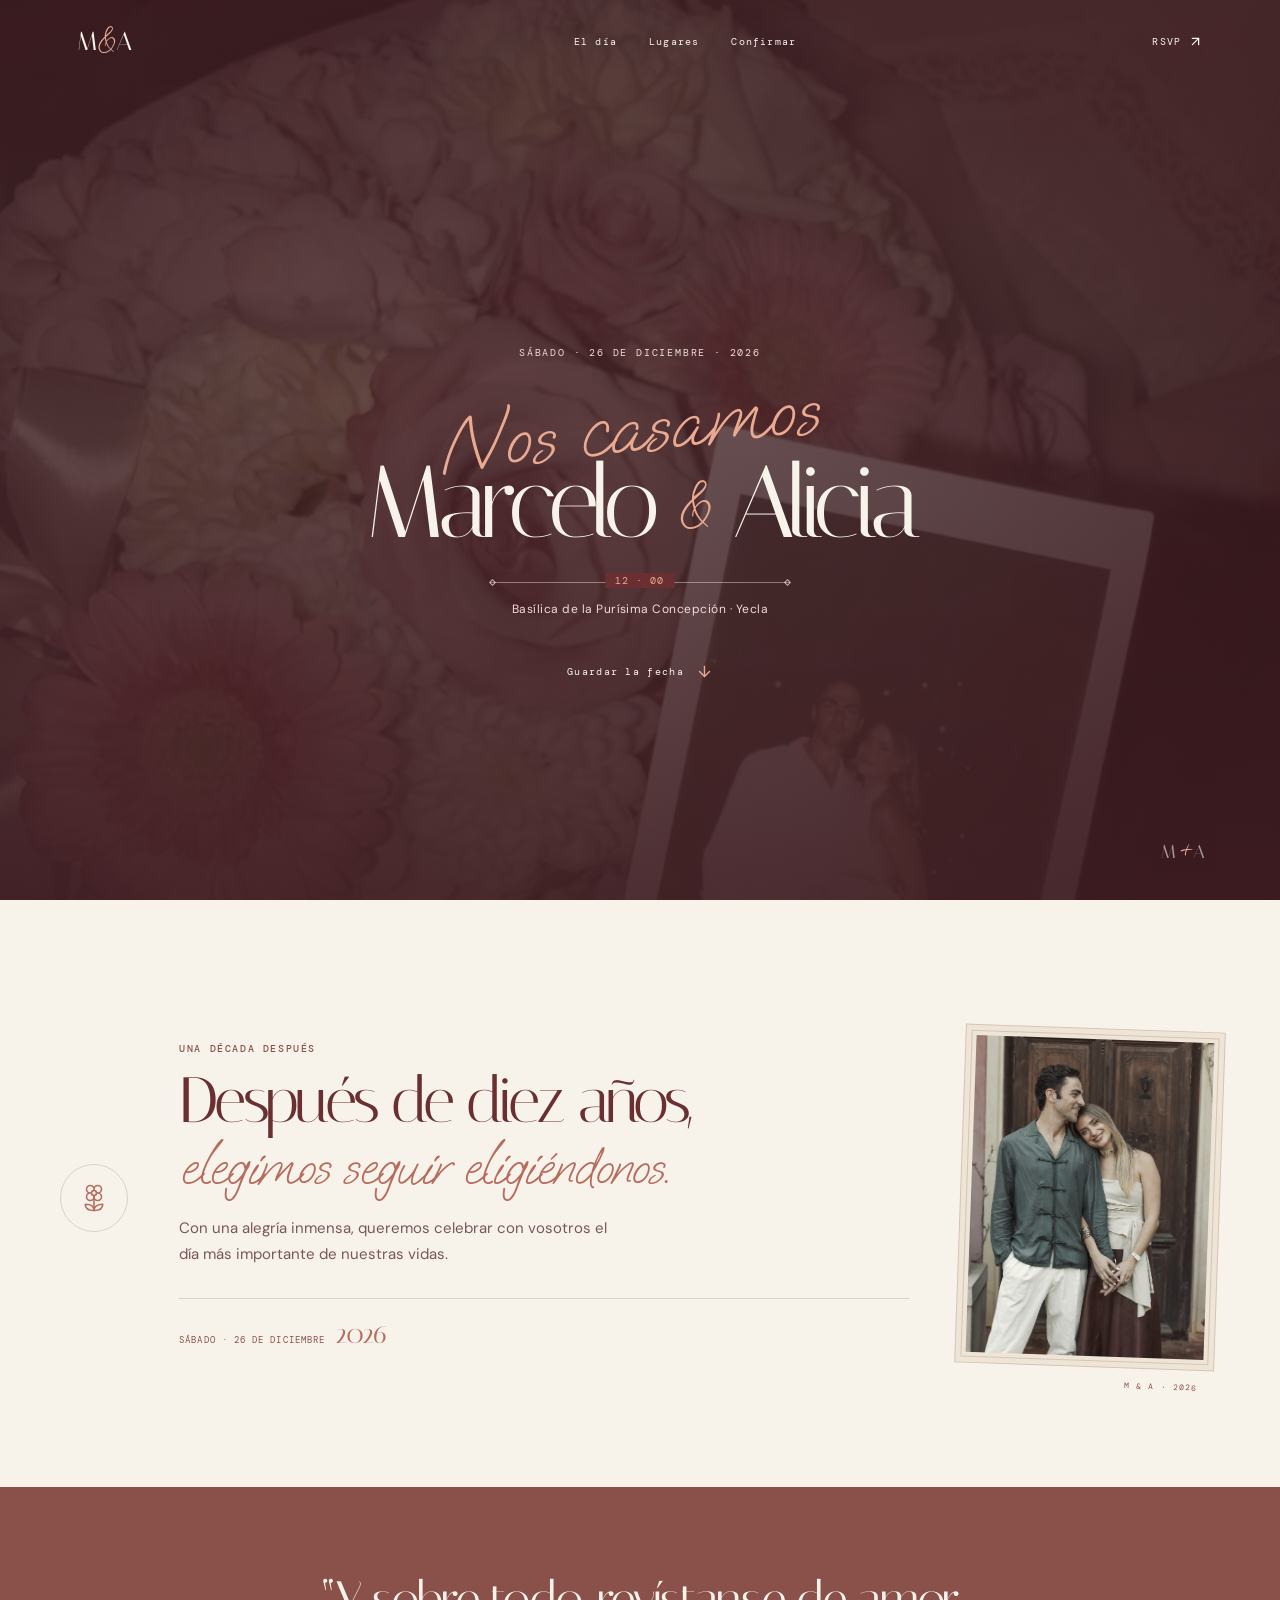
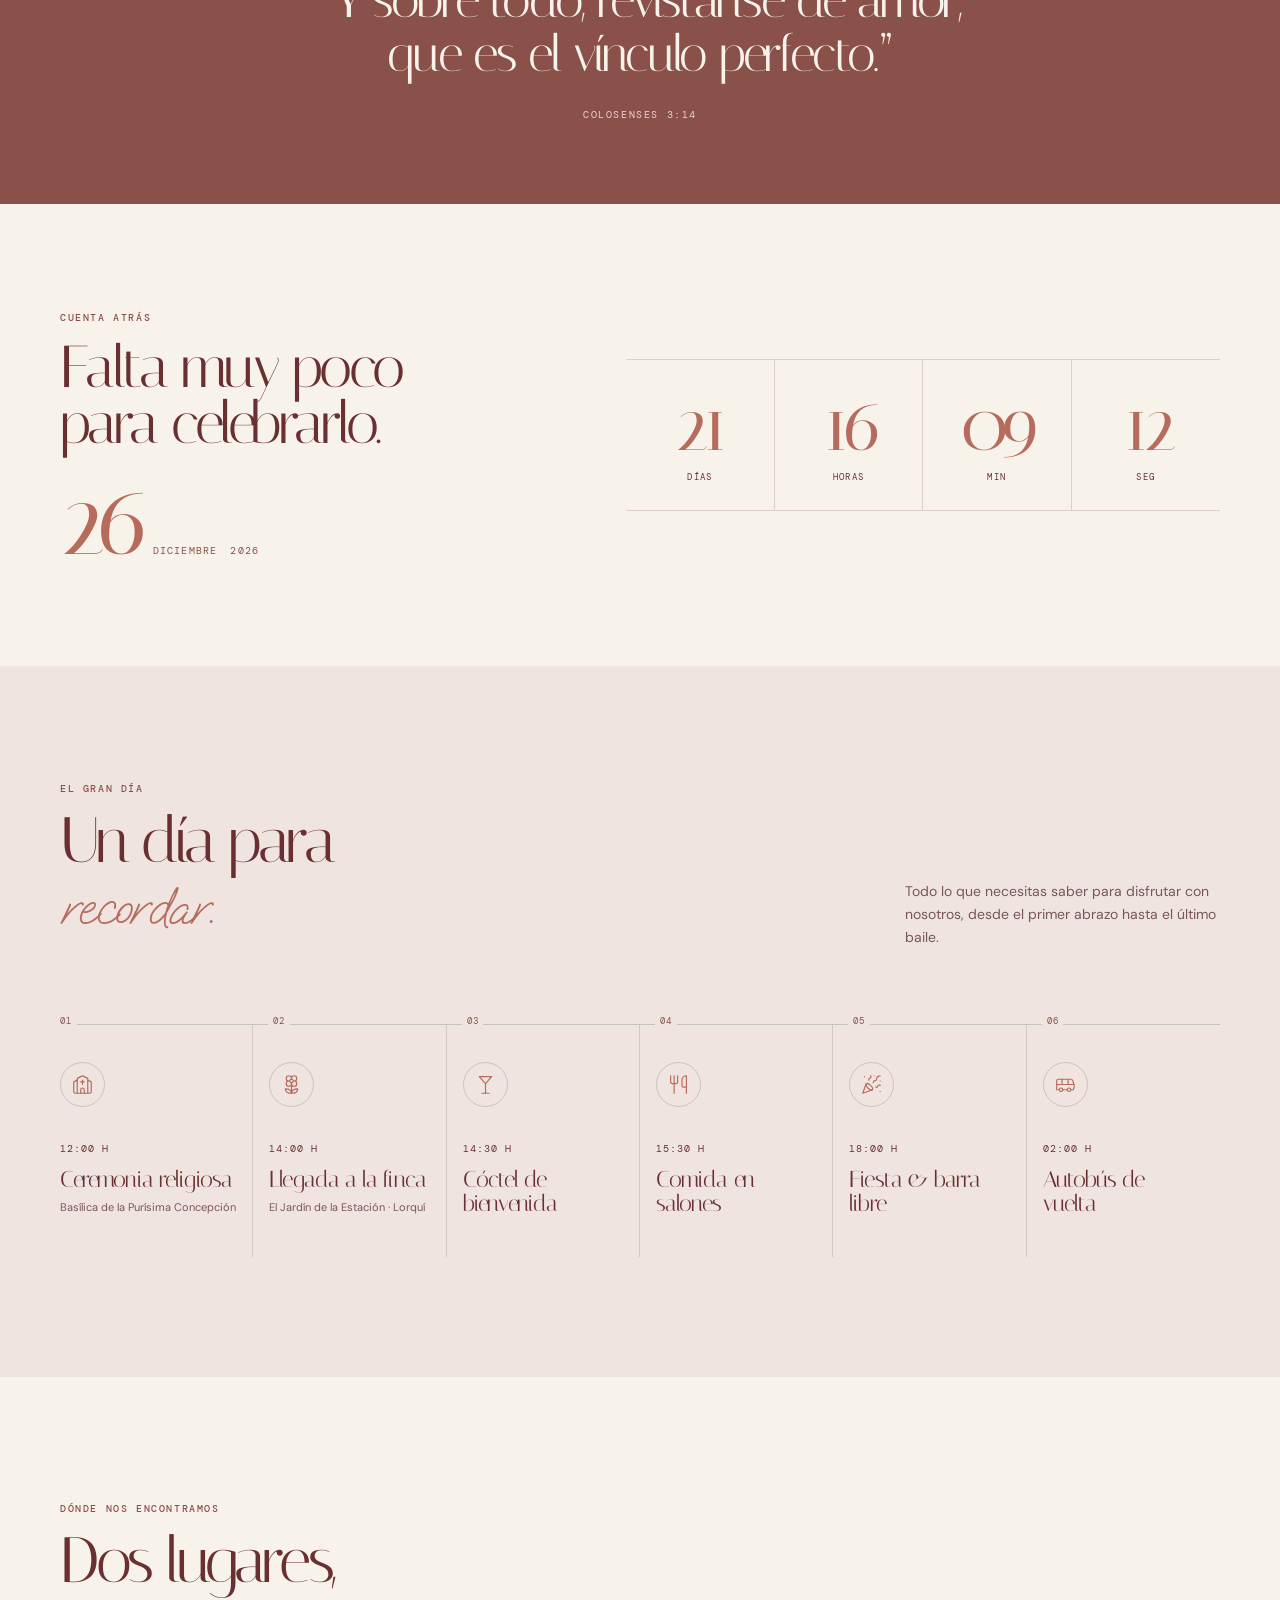
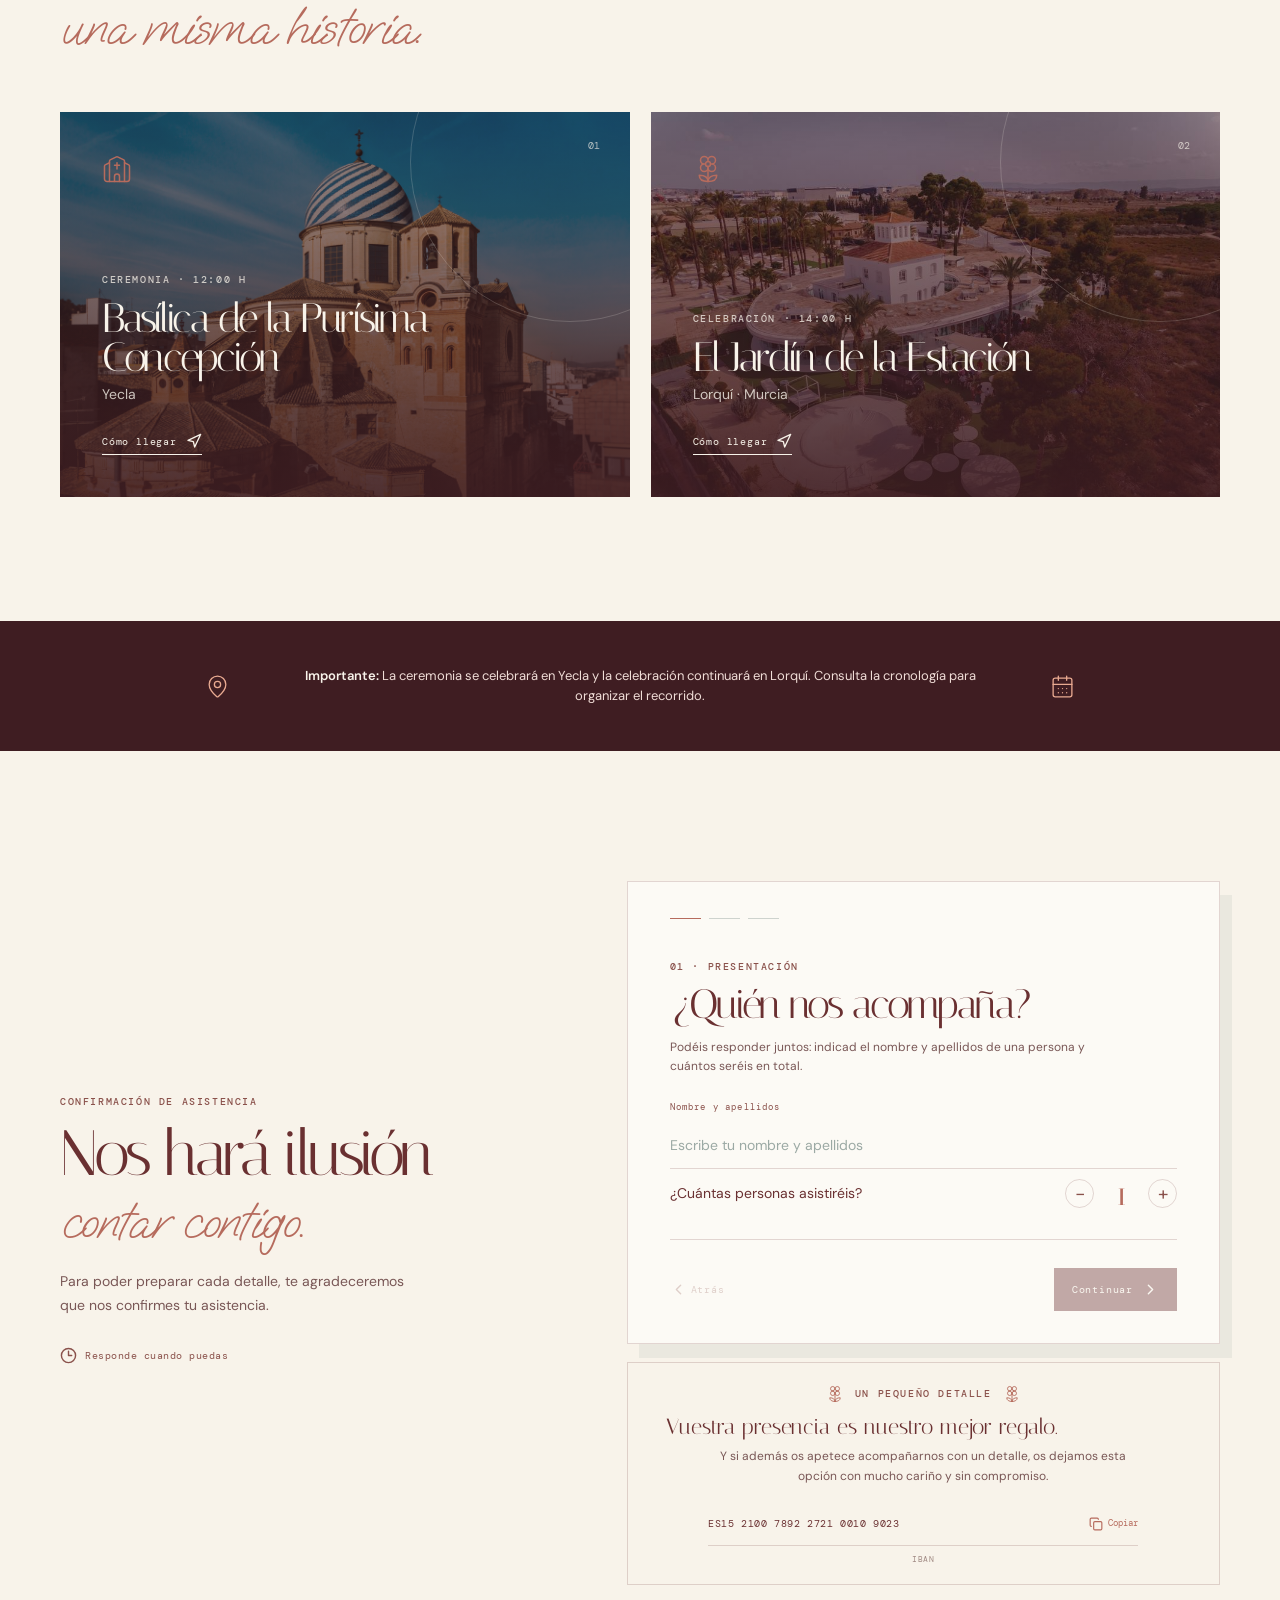
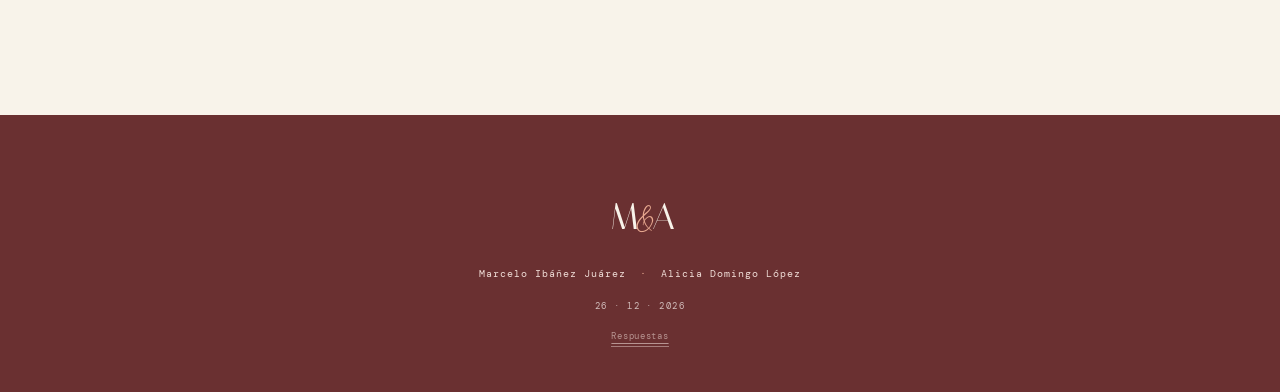
<file: index.html>
<!doctype html>
<html lang="es">
  <head>
    <meta charset="UTF-8" />
    <meta name="viewport" content="width=device-width, initial-scale=1.0, maximum-scale=1" />
    <meta name="description" content="Marcelo y Alicia se casan el 26 de diciembre de 2026. Acompáñanos en Yecla y Lorquí." />
    <meta name="theme-color" content="#183a36" />
    <title>Marcelo & Alicia — 26.12.2026</title>
    
    <link rel="preconnect" href="https://fonts.googleapis.com" />
    <link rel="preconnect" href="https://fonts.gstatic.com" crossorigin />
    <link href="https://fonts.googleapis.com/css2?family=DM+Mono:wght@400;500&family=DM+Sans:opsz,wght@9..40,400;9..40,500;9..40,600&family=Italiana&family=Oooh+Baby&display=swap" rel="stylesheet" />
    <link rel="stylesheet" href="assets/styles.css" />
  </head>
  <body>
    <div id="root"></div>
    <script src="assets/config.js"></script>
<script src="assets/backend.js"></script>
    <script defer src="assets/runtime.js"></script>
    <script defer src="assets/app.js"></script>
  </body>
</html>
</file>
